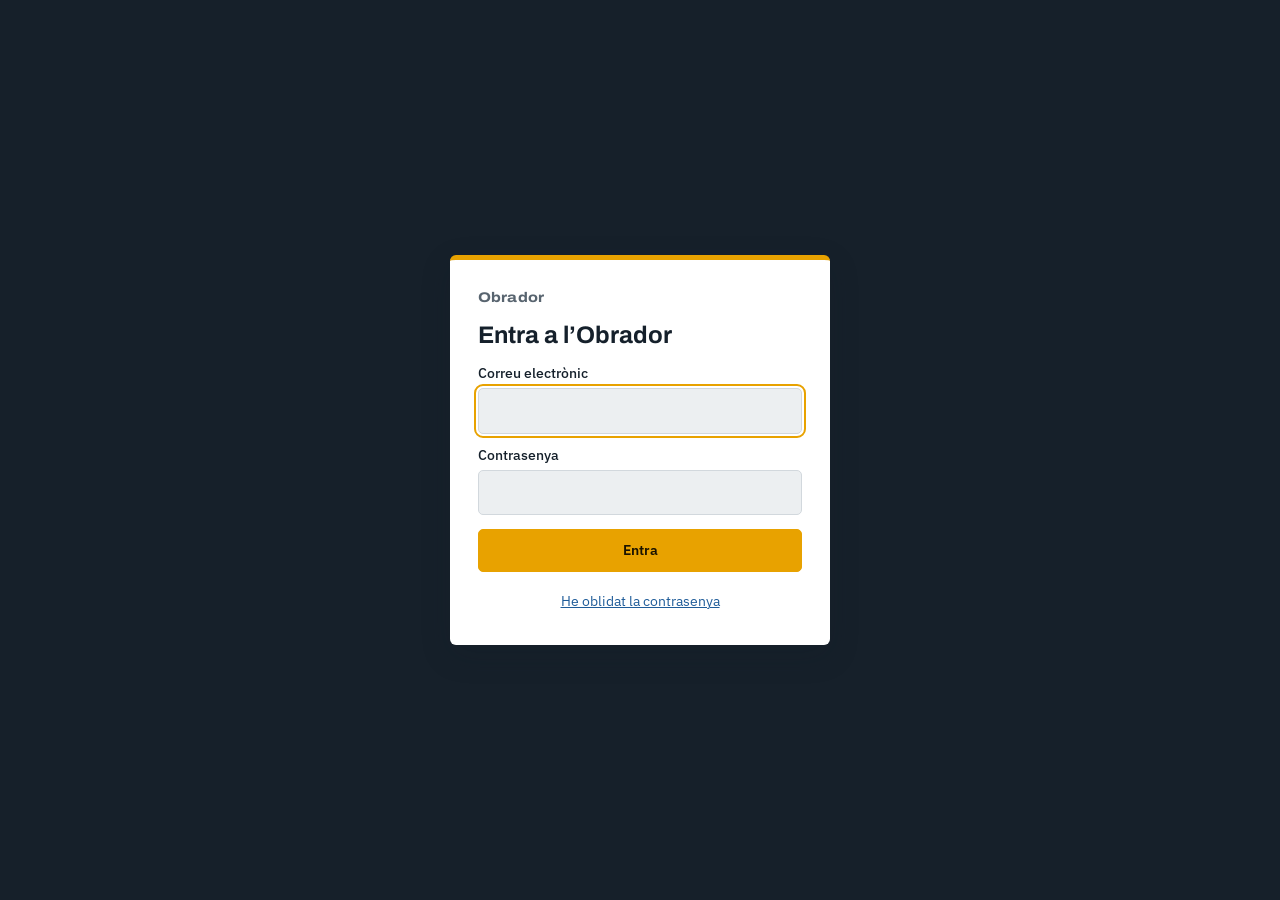
<file: index.html>
<!doctype html>
<html lang="ca">
<head>
<meta charset="utf-8">
<meta name="robots" content="noindex,nofollow">
<title>Obrador</title>
<script>location.replace('public/' + location.search + location.hash);</script>
</head>
<body><a href="public/">Obre l'Obrador</a></body>
</html>
</file>
<file: public/acces.css>
body{margin:0}
body.bloquejat>*:not(#acces){display:none!important}
#acces{min-height:100vh;display:grid;place-items:center;padding:24px 16px;background:var(--side);box-sizing:border-box}
.acces-caixa{width:100%;max-width:380px;box-sizing:border-box;background:var(--surface);color:var(--ink);border-top:5px solid var(--accent);border-radius:6px;padding:28px;display:flex;flex-direction:column;gap:14px;box-shadow:var(--shadow)}
.acces-caixa [hidden]{display:none}
.acces-marca{font-family:Archivo,sans-serif;font-stretch:115%;font-weight:750;letter-spacing:.01em;color:var(--muted)}
.acces-caixa h1{font-family:Archivo,sans-serif;font-size:24px;margin:0;line-height:1.15}
.acces-text{margin:0;color:var(--muted)}
.acces-camps{display:flex;flex-direction:column;gap:12px}
.acces-camps label{display:flex;flex-direction:column;gap:5px;font-size:13.5px;font-weight:500}
.acces-camps input{font:inherit;font-size:16px;padding:10px 11px;border:1px solid var(--line);border-radius:5px;background:var(--bg);color:var(--ink)}
.acces-error{margin:0;color:var(--bad);font-size:14px}
.acces-error:empty{display:none}
.acces-caixa .btn{justify-content:center;padding:10px}
.acces-peu,.surt{background:none;border:0;font:inherit;font-size:13.5px;cursor:pointer;text-decoration:underline;padding:6px}
.acces-peu{color:var(--link)}
.surt{color:var(--side-ink);text-align:left;padding:6px 16px 14px}
@media (max-width:820px){.app{grid-template-rows:auto minmax(0,1fr)}.nav{flex:none}.nav a{min-height:40px}.surt{align-self:flex-end;padding:4px 16px 10px}}
</file>
